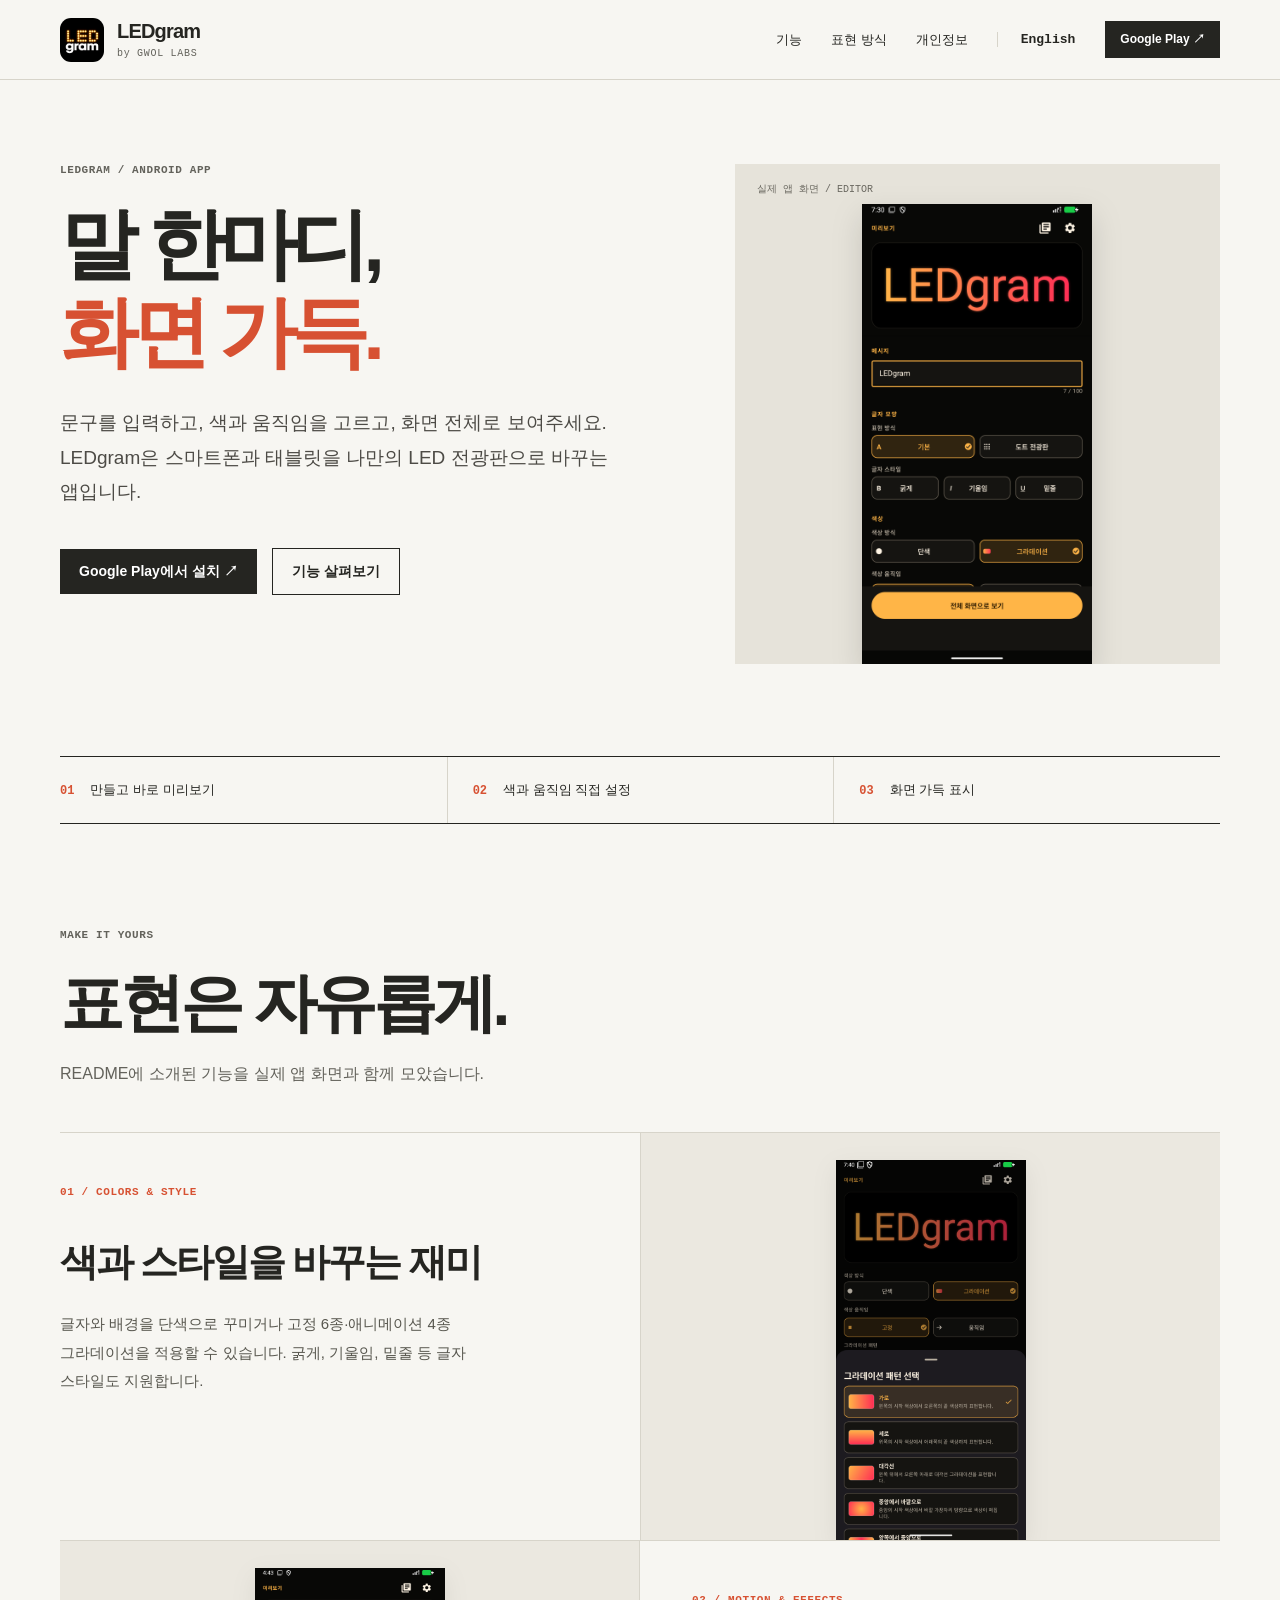
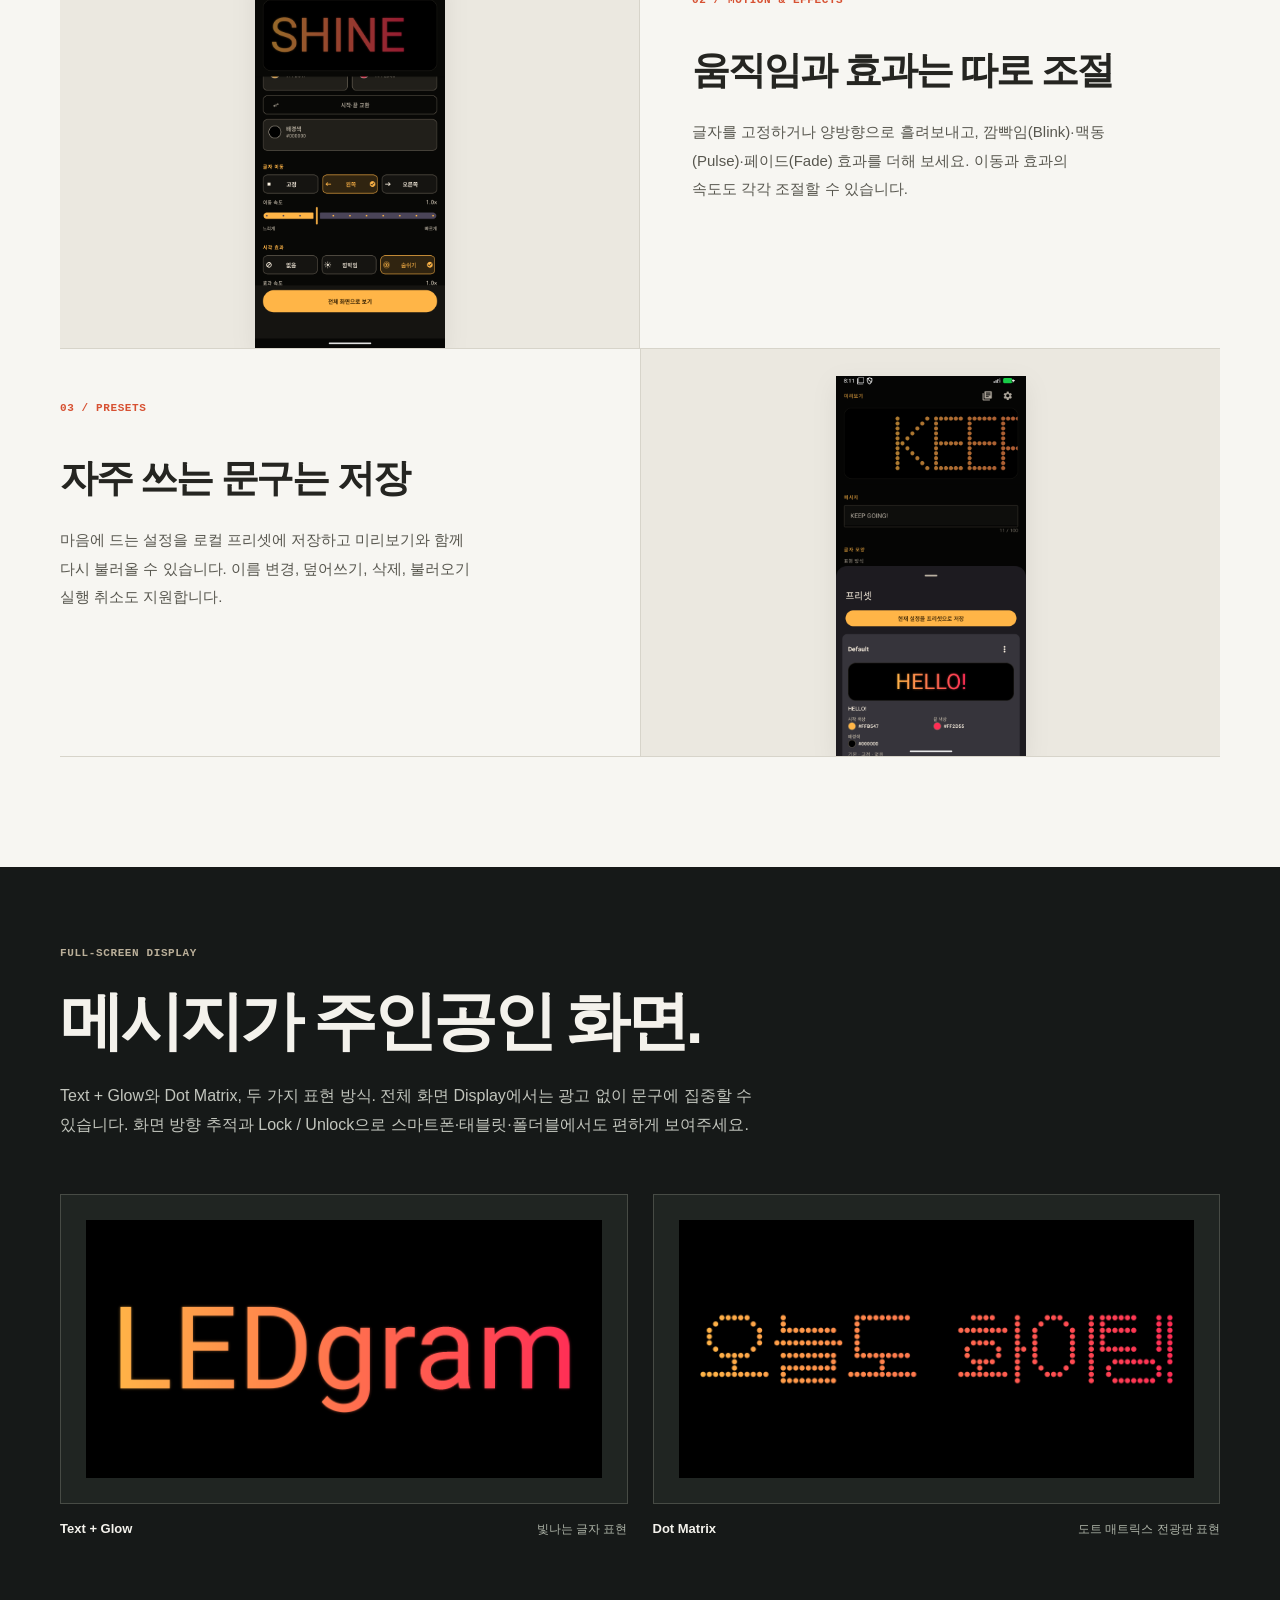
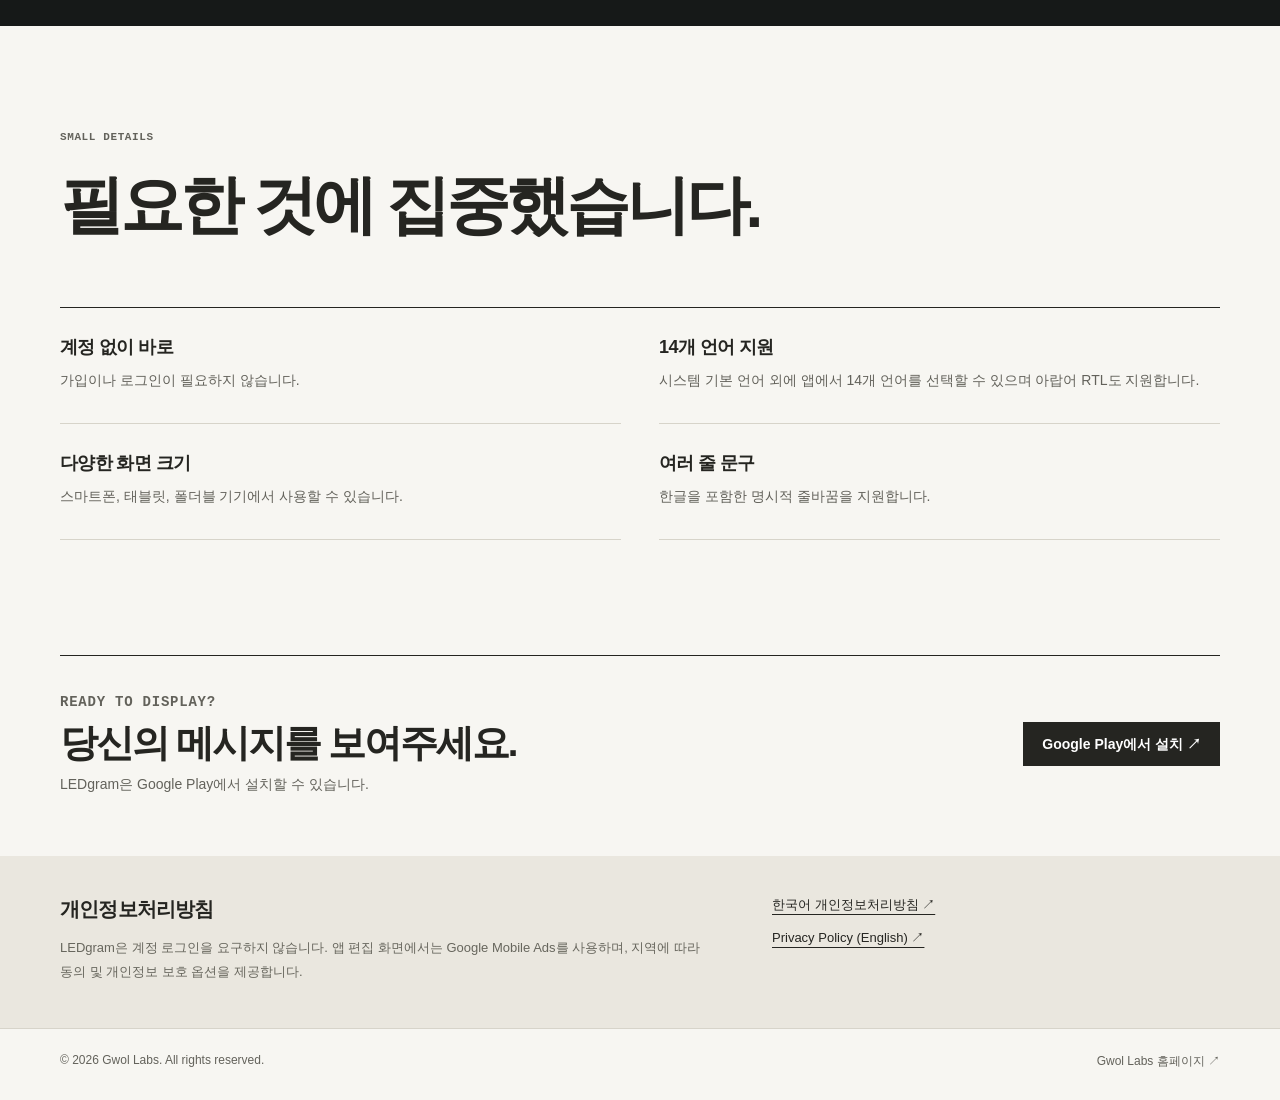
<file: index.html>
<!doctype html>
<html lang="ko">
<head>
  <meta charset="utf-8">
  <meta name="viewport" content="width=device-width, initial-scale=1">
  <meta name="theme-color" content="#f7f6f2">
  <meta name="description" content="문구를 입력하고, 색과 움직임을 고르고, 화면 전체로 보여주세요. LEDgram은 스마트폰과 태블릿을 나만의 LED 전광판으로 바꾸는 앱입니다.">
  <meta property="og:type" content="website">
  <meta property="og:title" content="LEDgram — Gwol Labs">
  <meta property="og:description" content="말 한마디, 화면 가득. 문구를 입력하고, 색과 움직임을 고르고, 화면 전체로 보여주세요. LEDgram은 스마트폰과 태블릿을 나만의 LED 전광판으로 바꾸는 앱입니다.">
  <meta property="og:image" content="https://chiffon95.github.io/ledgram-pages/assets/app-icon.png">
  <meta property="og:url" content="https://chiffon95.github.io/ledgram-pages/">
  <link rel="canonical" href="https://chiffon95.github.io/ledgram-pages/">
  <link rel="alternate" hreflang="ko" href="https://chiffon95.github.io/ledgram-pages/">
  <link rel="alternate" hreflang="en" href="https://chiffon95.github.io/ledgram-pages/en.html">
  <link rel="icon" type="image/png" href="assets/app-icon.png">
  <link rel="stylesheet" href="assets/site.css">
  <title>LEDgram — Gwol Labs</title>
</head>
<body>
  <header class="header">
    <div class="container header-inner">
      <a class="identity" href="./" aria-label="LEDgram"><img src="assets/app-icon.png" alt="" width="44" height="44"><span class="identity-text"><strong>LEDgram</strong><small class="mono">by GWOL LABS</small></span></a>
      <nav class="navigation" aria-label="Navigation">
        <a href="#features">기능</a>
        <a href="#display">표현 방식</a>
        <a href="#privacy">개인정보</a>
        <a class="language mono" href="en.html" lang="en">English</a>
      </nav>
      <a class="header-cta" href="https://play.google.com/store/apps/details?id=com.gwolbisa.ledgram" target="_blank" rel="noopener noreferrer">Google Play ↗</a>
    </div>
  </header>
  <main>
    <section class="hero container" aria-labelledby="hero-title">
      <div class="hero-copy">
        <p class="eyebrow mono">LEDGRAM  /  ANDROID APP</p>
        <h1 id="hero-title">말 한마디,<br><span>화면 가득.</span></h1>
        <p class="lead">문구를 입력하고, 색과 움직임을 고르고, 화면 전체로 보여주세요. LEDgram은 스마트폰과 태블릿을 나만의 LED 전광판으로 바꾸는 앱입니다.</p>
        <div class="cta-row"><a class="button button-primary" href="https://play.google.com/store/apps/details?id=com.gwolbisa.ledgram" target="_blank" rel="noopener noreferrer">Google Play에서 설치 ↗</a><a class="button button-outline" href="#features">기능 살펴보기</a></div>
      </div>
      <div class="hero-visual">
        <span class="visual-label mono">실제 앱 화면 / EDITOR</span>
        <img class="screen" src="docs/play-store/screenshots/ko/01-editor-overview.png" alt="LEDgram 문구 편집 화면과 실시간 미리보기" fetchpriority="high">
      </div>
    </section>
    <div class="container">
      <div class="steps"><div class="step"><strong class="mono">01</strong><span>만들고 바로 미리보기</span></div><div class="step"><strong class="mono">02</strong><span>색과 움직임 직접 설정</span></div><div class="step"><strong class="mono">03</strong><span>화면 가득 표시</span></div></div>
    </div>
    <section class="container" id="features" aria-labelledby="features-title">
      <div class="section-intro"><p class="eyebrow mono">MAKE IT YOURS</p><h2 id="features-title">표현은 자유롭게.</h2><p>README에 소개된 기능을 실제 앱 화면과 함께 모았습니다.</p></div>
      <div class="features">
        <article class="feature"><div class="feature-text"><p class="eyebrow mono">01 / COLORS &amp; STYLE</p><h3>색과 스타일을 바꾸는 재미</h3><p>글자와 배경을 단색으로 꾸미거나 고정 6종·애니메이션 4종 그라데이션을 적용할 수 있습니다. 굵게, 기울임, 밑줄 등 글자 스타일도 지원합니다.</p></div><div class="feature-photo"><img src="docs/play-store/screenshots/ko/02-gradient-patterns.png" alt="LEDgram 그라데이션 패턴 선택 화면" loading="lazy"></div></article>
        <article class="feature"><div class="feature-text"><p class="eyebrow mono">02 / MOTION &amp; EFFECTS</p><h3>움직임과 효과는 따로 조절</h3><p>글자를 고정하거나 양방향으로 흘려보내고, 깜빡임(Blink)·맥동(Pulse)·페이드(Fade) 효과를 더해 보세요. 이동과 효과의 속도도 각각 조절할 수 있습니다.</p></div><div class="feature-photo"><img src="docs/play-store/screenshots/ko/04-motion-effects.png" alt="LEDgram 이동 방향과 화면 효과 설정" loading="lazy"></div></article>
        <article class="feature"><div class="feature-text"><p class="eyebrow mono">03 / PRESETS</p><h3>자주 쓰는 문구는 저장</h3><p>마음에 드는 설정을 로컬 프리셋에 저장하고 미리보기와 함께 다시 불러올 수 있습니다. 이름 변경, 덮어쓰기, 삭제, 불러오기 실행 취소도 지원합니다.</p></div><div class="feature-photo"><img src="docs/play-store/screenshots/ko/03-presets.png" alt="LEDgram 프리셋 목록과 미리보기" loading="lazy"></div></article>
      </div>
    </section>
    <section class="display" id="display" aria-labelledby="display-title">
      <div class="container">
        <p class="eyebrow mono">FULL-SCREEN DISPLAY</p>
        <h2 id="display-title">메시지가 주인공인 화면.</h2>
        <p class="display-description">Text + Glow와 Dot Matrix, 두 가지 표현 방식. 전체 화면 Display에서는 광고 없이 문구에 집중할 수 있습니다. 화면 방향 추적과 Lock / Unlock으로 스마트폰·태블릿·폴더블에서도 편하게 보여주세요.</p>
        <div class="gallery">
          <figure><div class="gallery-picture"><img src="docs/play-store/screenshots/ko/05-text-glow.png" alt="LEDgram Text + Glow 전체 화면" loading="lazy"></div><figcaption><strong>Text + Glow</strong><span>빛나는 글자 표현</span></figcaption></figure>
          <figure><div class="gallery-picture"><img src="docs/play-store/screenshots/ko/06-dot-matrix.png" alt="LEDgram Dot Matrix 전체 화면" loading="lazy"></div><figcaption><strong>Dot Matrix</strong><span>도트 매트릭스 전광판 표현</span></figcaption></figure>
        </div>
      </div>
    </section>
    <section class="container details" aria-labelledby="details-title">
      <div class="section-intro"><p class="eyebrow mono">SMALL DETAILS</p><h2 id="details-title">필요한 것에 집중했습니다.</h2></div>
      <div class="facts"><div class="fact"><h3>계정 없이 바로</h3><p>가입이나 로그인이 필요하지 않습니다.</p></div>
      <div class="fact"><h3>14개 언어 지원</h3><p>시스템 기본 언어 외에 앱에서 14개 언어를 선택할 수 있으며 아랍어 RTL도 지원합니다.</p></div>
      <div class="fact"><h3>다양한 화면 크기</h3><p>스마트폰, 태블릿, 폴더블 기기에서 사용할 수 있습니다.</p></div>
      <div class="fact"><h3>여러 줄 문구</h3><p>한글을 포함한 명시적 줄바꿈을 지원합니다.</p></div></div>
    </section>
    <section class="container install" aria-labelledby="install-title"><div><p class="eyebrow mono">READY TO DISPLAY?</p><h2 id="install-title">당신의 메시지를 보여주세요.</h2><p>LEDgram은 Google Play에서 설치할 수 있습니다.</p></div><a class="button button-primary" href="https://play.google.com/store/apps/details?id=com.gwolbisa.ledgram" target="_blank" rel="noopener noreferrer">Google Play에서 설치 ↗</a></section>
    <section class="legal" id="privacy" aria-labelledby="privacy-title"><div class="container legal-inner"><div><h2 id="privacy-title">개인정보처리방침</h2><p>LEDgram은 계정 로그인을 요구하지 않습니다. 앱 편집 화면에서는 Google Mobile Ads를 사용하며, 지역에 따라 동의 및 개인정보 보호 옵션을 제공합니다.</p></div><div class="links"><a href="privacy/ko.html" lang="ko">한국어 개인정보처리방침 ↗</a><a href="privacy/" lang="en">Privacy Policy (English) ↗</a></div></div></section>
  </main>
  <footer class="footer"><div class="container footer-inner"><span>© 2026 Gwol Labs. All rights reserved.</span><a href="https://chiffon95.github.io/">Gwol Labs 홈페이지 ↗</a></div></footer>
</body>
</html>
</file>
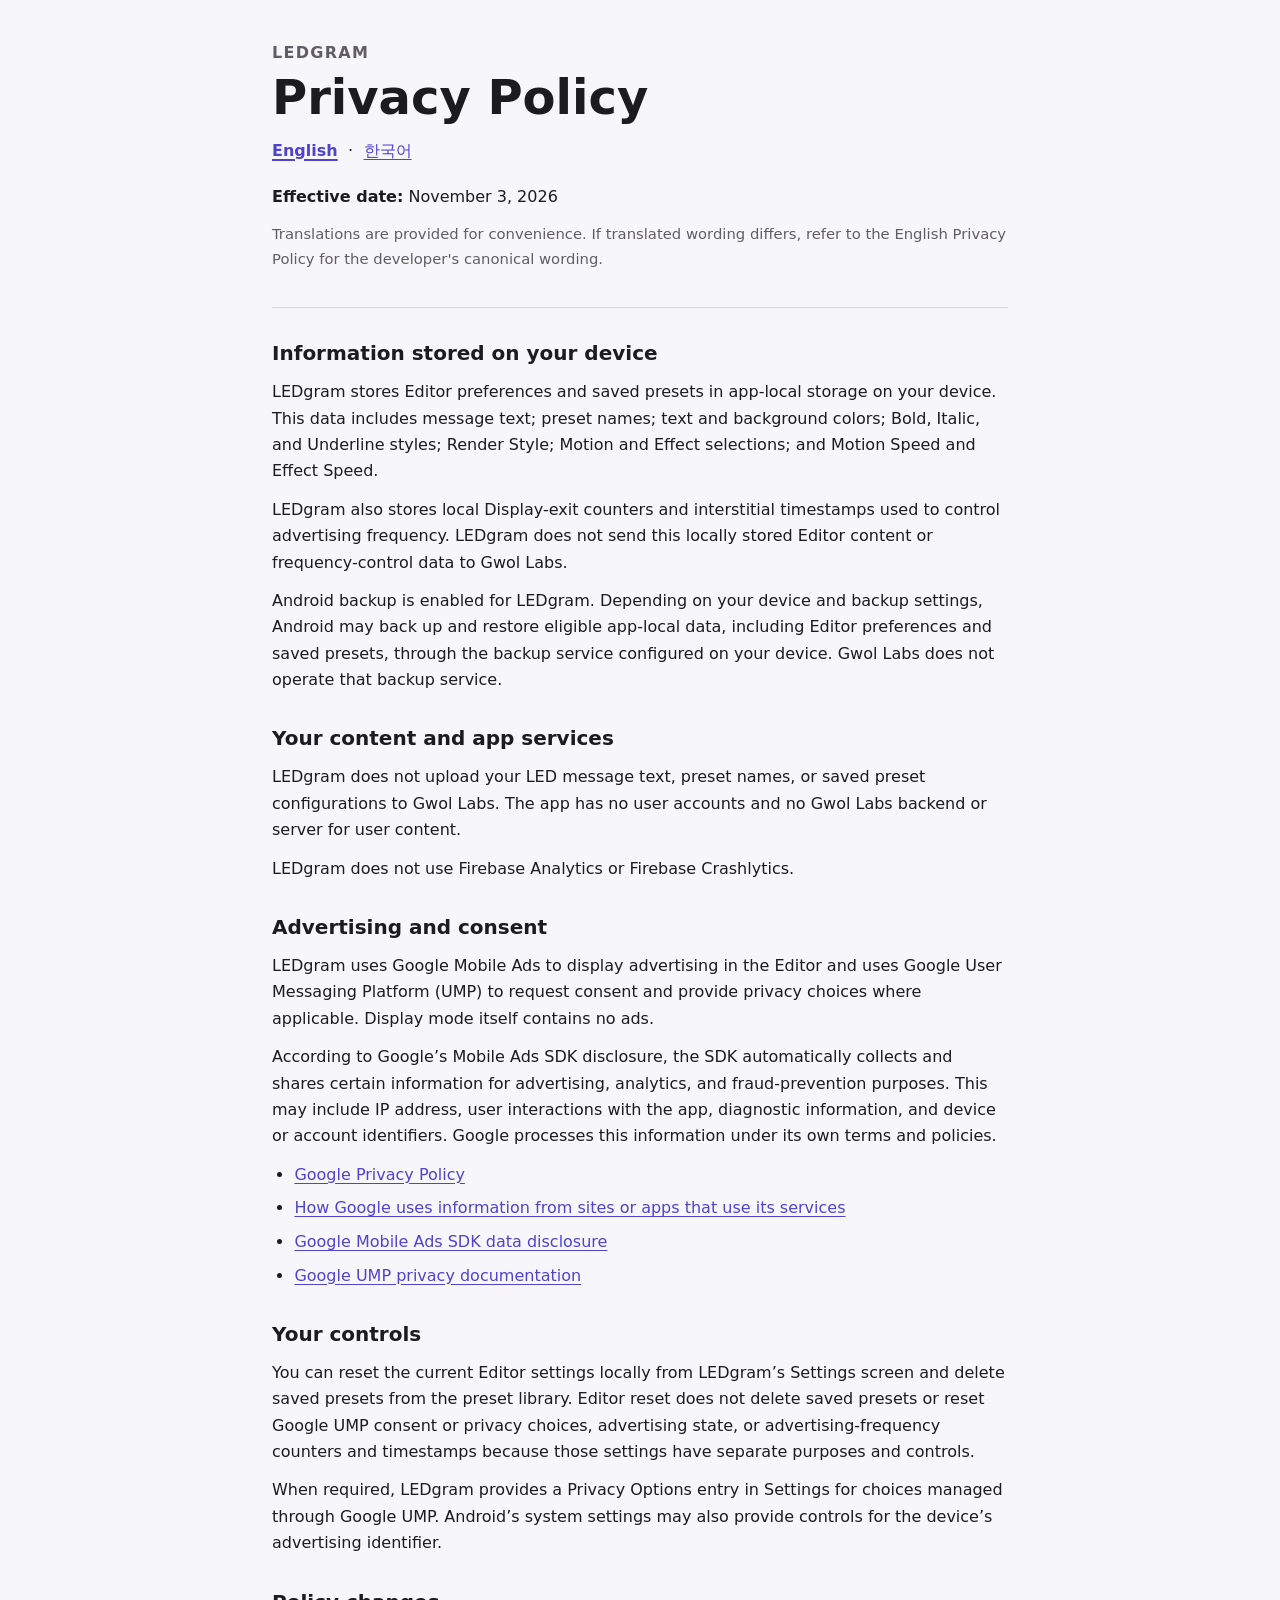
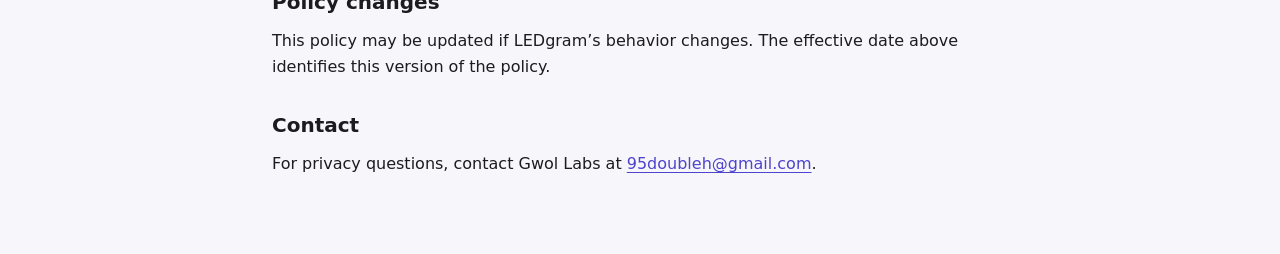
<file: privacy/index.html>
<!doctype html>
<html lang="en">
<head>
  <meta charset="utf-8">
  <meta name="viewport" content="width=device-width, initial-scale=1">
  <meta name="description" content="Privacy Policy for the LEDgram Android app.">
  <title>LEDgram Privacy Policy</title>
  <link rel="alternate" hreflang="en" href="./">
  <link rel="alternate" hreflang="ko" href="ko.html">
  <link rel="stylesheet" href="styles.css">
</head>
<body>
  <main>
    <header>
      <p class="product">LEDgram</p>
      <h1>Privacy Policy</h1>
      <nav aria-label="Language">
        <a href="./" lang="en" aria-current="page">English</a>
        <span aria-hidden="true">·</span>
        <a href="ko.html" lang="ko">한국어</a>
      </nav>
      <p class="effective"><strong>Effective date:</strong> November 3, 2026</p>
      <p class="notice">Translations are provided for convenience. If translated wording differs, refer to the English Privacy Policy for the developer's canonical wording.</p>
    </header>

    <section>
      <h2>Information stored on your device</h2>
      <p>LEDgram stores Editor preferences and saved presets in app-local storage on your device. This data includes message text; preset names; text and background colors; Bold, Italic, and Underline styles; Render Style; Motion and Effect selections; and Motion Speed and Effect Speed.</p>
      <p>LEDgram also stores local Display-exit counters and interstitial timestamps used to control advertising frequency. LEDgram does not send this locally stored Editor content or frequency-control data to Gwol Labs.</p>
      <p>Android backup is enabled for LEDgram. Depending on your device and backup settings, Android may back up and restore eligible app-local data, including Editor preferences and saved presets, through the backup service configured on your device. Gwol Labs does not operate that backup service.</p>
    </section>

    <section>
      <h2>Your content and app services</h2>
      <p>LEDgram does not upload your LED message text, preset names, or saved preset configurations to Gwol Labs. The app has no user accounts and no Gwol Labs backend or server for user content.</p>
      <p>LEDgram does not use Firebase Analytics or Firebase Crashlytics.</p>
    </section>

    <section>
      <h2>Advertising and consent</h2>
      <p>LEDgram uses Google Mobile Ads to display advertising in the Editor and uses Google User Messaging Platform (UMP) to request consent and provide privacy choices where applicable. Display mode itself contains no ads.</p>
      <p>According to Google’s Mobile Ads SDK disclosure, the SDK automatically collects and shares certain information for advertising, analytics, and fraud-prevention purposes. This may include IP address, user interactions with the app, diagnostic information, and device or account identifiers. Google processes this information under its own terms and policies.</p>
      <ul>
        <li><a href="https://policies.google.com/privacy">Google Privacy Policy</a></li>
        <li><a href="https://policies.google.com/technologies/partner-sites">How Google uses information from sites or apps that use its services</a></li>
        <li><a href="https://developers.google.com/admob/android/privacy/play-data-disclosure">Google Mobile Ads SDK data disclosure</a></li>
        <li><a href="https://developers.google.com/admob/android/privacy">Google UMP privacy documentation</a></li>
      </ul>
    </section>

    <section>
      <h2>Your controls</h2>
      <p>You can reset the current Editor settings locally from LEDgram’s Settings screen and delete saved presets from the preset library. Editor reset does not delete saved presets or reset Google UMP consent or privacy choices, advertising state, or advertising-frequency counters and timestamps because those settings have separate purposes and controls.</p>
      <p>When required, LEDgram provides a Privacy Options entry in Settings for choices managed through Google UMP. Android’s system settings may also provide controls for the device’s advertising identifier.</p>
    </section>

    <section>
      <h2>Policy changes</h2>
      <p>This policy may be updated if LEDgram’s behavior changes. The effective date above identifies this version of the policy.</p>
    </section>

    <section>
      <h2>Contact</h2>
      <p>For privacy questions, contact Gwol Labs at <a href="mailto:95doubleh@gmail.com">95doubleh@gmail.com</a>.</p>
    </section>
  </main>
</body>
</html>
</file>
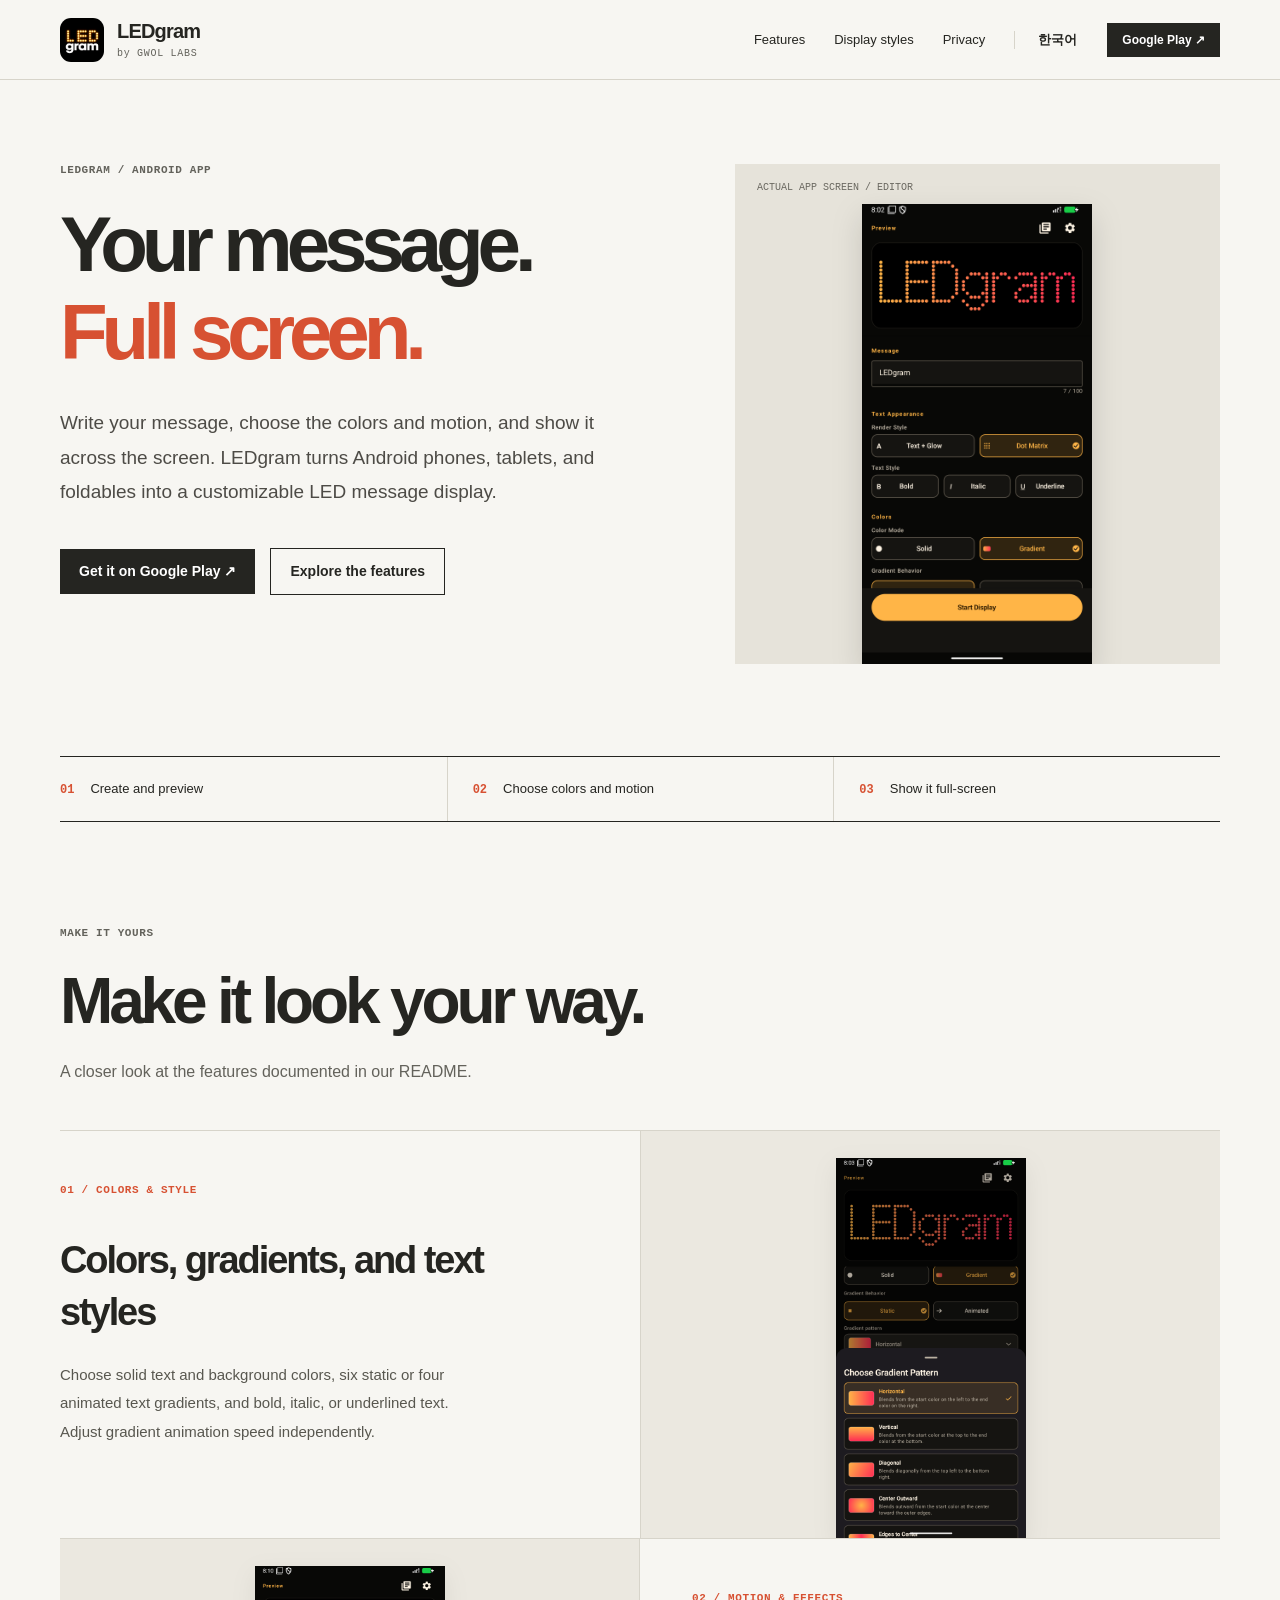
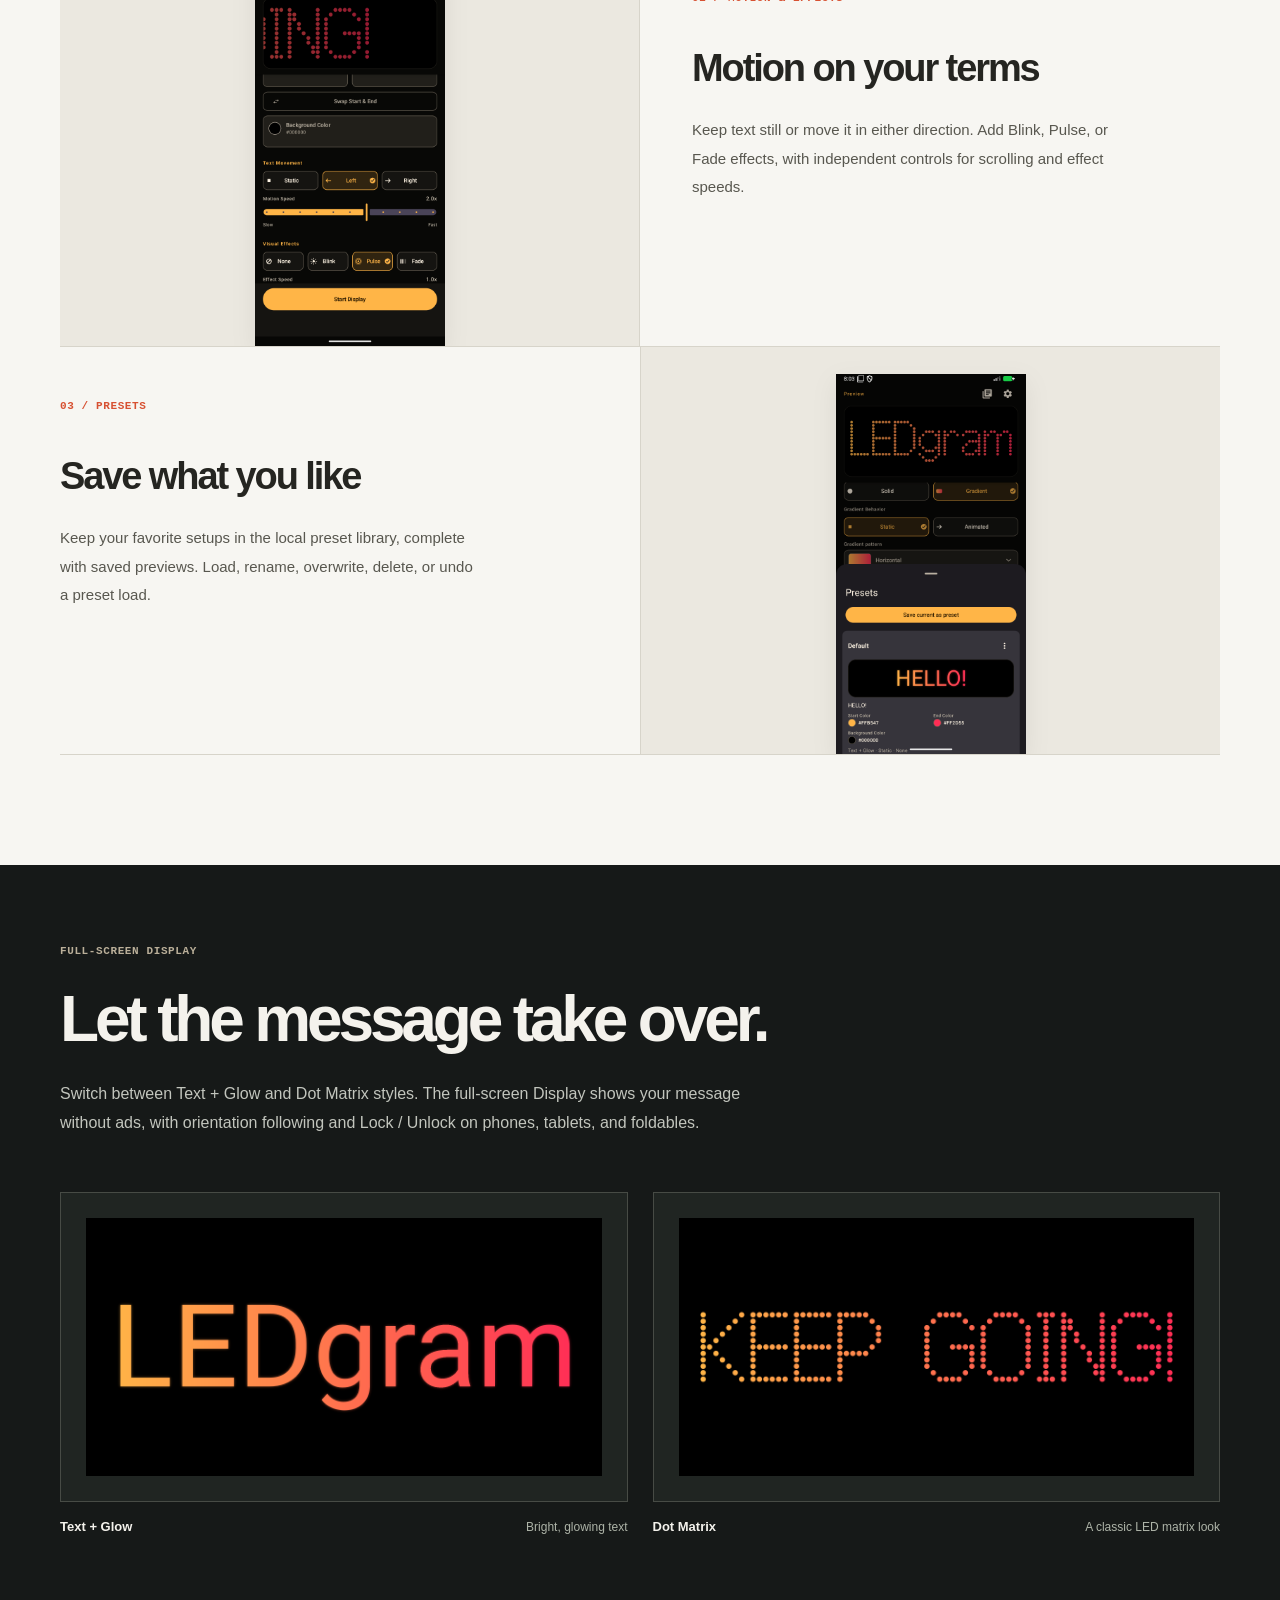
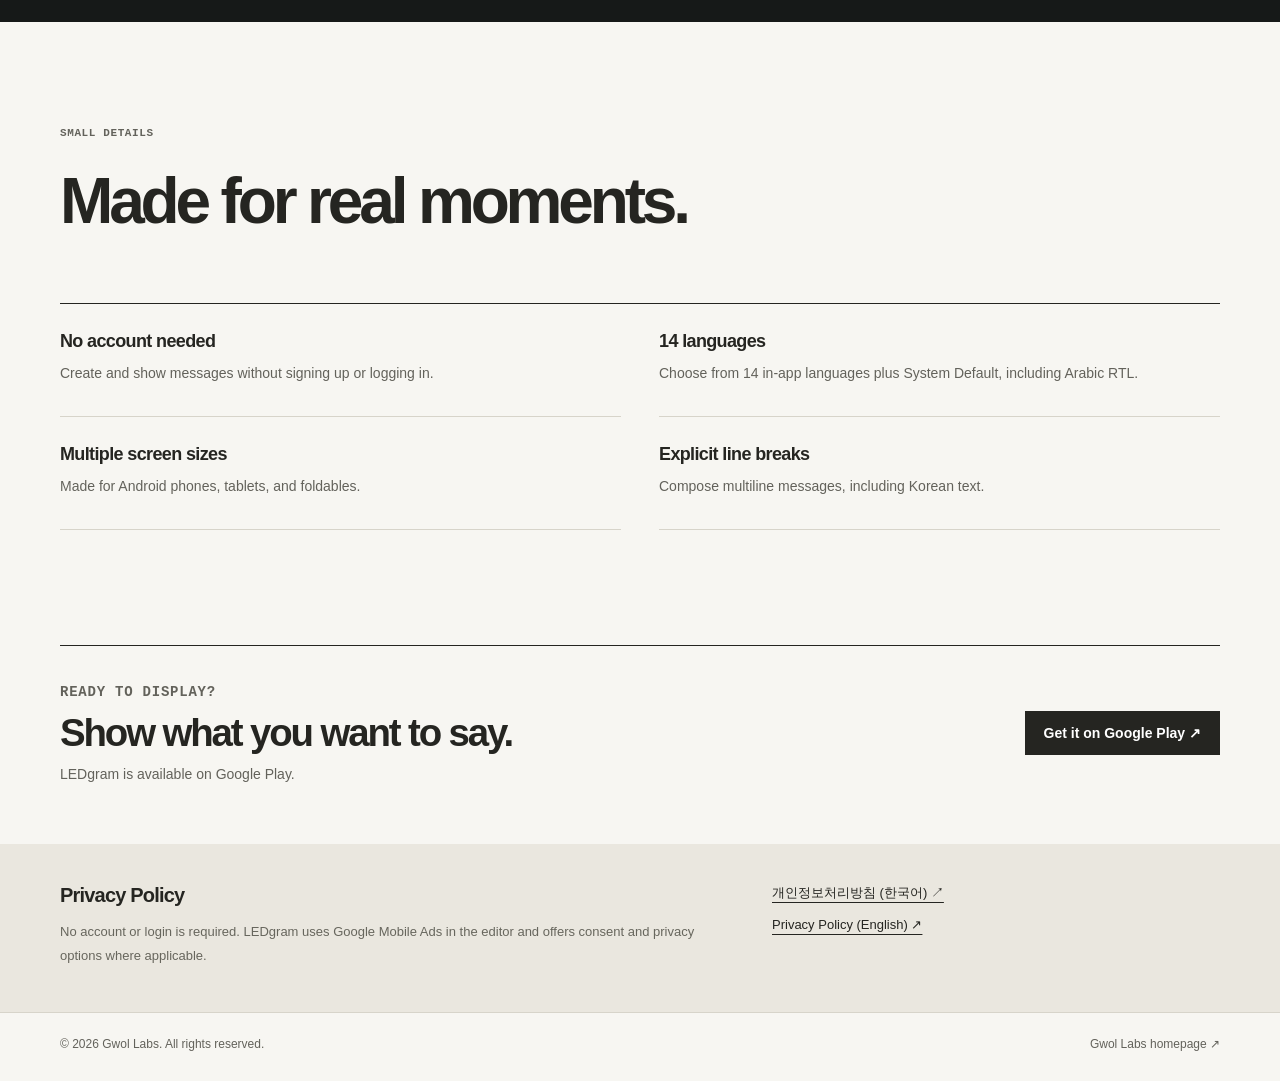
<file: en.html>
<!doctype html>
<html lang="en">
<head>
  <meta charset="utf-8">
  <meta name="viewport" content="width=device-width, initial-scale=1">
  <meta name="theme-color" content="#f7f6f2">
  <meta name="description" content="Write your message, choose the colors and motion, and show it across the screen. LEDgram turns Android phones, tablets, and foldables into a customizable LED message display.">
  <meta property="og:type" content="website">
  <meta property="og:title" content="LEDgram — Gwol Labs">
  <meta property="og:description" content="Your message. Full screen. Write your message, choose the colors and motion, and show it across the screen. LEDgram turns Android phones, tablets, and foldables into a customizable LED message display.">
  <meta property="og:image" content="https://chiffon95.github.io/ledgram-pages/assets/app-icon.png">
  <meta property="og:url" content="https://chiffon95.github.io/ledgram-pages/en.html">
  <link rel="canonical" href="https://chiffon95.github.io/ledgram-pages/en.html">
  <link rel="alternate" hreflang="ko" href="https://chiffon95.github.io/ledgram-pages/">
  <link rel="alternate" hreflang="en" href="https://chiffon95.github.io/ledgram-pages/en.html">
  <link rel="icon" type="image/png" href="assets/app-icon.png">
  <link rel="stylesheet" href="assets/site.css">
  <title>LEDgram — Gwol Labs</title>
</head>
<body>
  <header class="header">
    <div class="container header-inner">
      <a class="identity" href="./" aria-label="LEDgram"><img src="assets/app-icon.png" alt="" width="44" height="44"><span class="identity-text"><strong>LEDgram</strong><small class="mono">by GWOL LABS</small></span></a>
      <nav class="navigation" aria-label="Navigation">
        <a href="#features">Features</a>
        <a href="#display">Display styles</a>
        <a href="#privacy">Privacy</a>
        <a class="language mono" href="./" lang="ko">한국어</a>
      </nav>
      <a class="header-cta" href="https://play.google.com/store/apps/details?id=com.gwolbisa.ledgram" target="_blank" rel="noopener noreferrer">Google Play ↗</a>
    </div>
  </header>
  <main>
    <section class="hero container" aria-labelledby="hero-title">
      <div class="hero-copy">
        <p class="eyebrow mono">LEDGRAM  /  ANDROID APP</p>
        <h1 id="hero-title">Your message.<br><span>Full screen.</span></h1>
        <p class="lead">Write your message, choose the colors and motion, and show it across the screen. LEDgram turns Android phones, tablets, and foldables into a customizable LED message display.</p>
        <div class="cta-row"><a class="button button-primary" href="https://play.google.com/store/apps/details?id=com.gwolbisa.ledgram" target="_blank" rel="noopener noreferrer">Get it on Google Play ↗</a><a class="button button-outline" href="#features">Explore the features</a></div>
      </div>
      <div class="hero-visual">
        <span class="visual-label mono">ACTUAL APP SCREEN / EDITOR</span>
        <img class="screen" src="docs/play-store/screenshots/en/01-editor-overview.png" alt="LEDgram editor with live message preview" fetchpriority="high">
      </div>
    </section>
    <div class="container">
      <div class="steps"><div class="step"><strong class="mono">01</strong><span>Create and preview</span></div><div class="step"><strong class="mono">02</strong><span>Choose colors and motion</span></div><div class="step"><strong class="mono">03</strong><span>Show it full-screen</span></div></div>
    </div>
    <section class="container" id="features" aria-labelledby="features-title">
      <div class="section-intro"><p class="eyebrow mono">MAKE IT YOURS</p><h2 id="features-title">Make it look your way.</h2><p>A closer look at the features documented in our README.</p></div>
      <div class="features">
        <article class="feature"><div class="feature-text"><p class="eyebrow mono">01 / COLORS &amp; STYLE</p><h3>Colors, gradients, and text styles</h3><p>Choose solid text and background colors, six static or four animated text gradients, and bold, italic, or underlined text. Adjust gradient animation speed independently.</p></div><div class="feature-photo"><img src="docs/play-store/screenshots/en/02-gradient-patterns.png" alt="LEDgram gradient pattern selector" loading="lazy"></div></article>
        <article class="feature"><div class="feature-text"><p class="eyebrow mono">02 / MOTION &amp; EFFECTS</p><h3>Motion on your terms</h3><p>Keep text still or move it in either direction. Add Blink, Pulse, or Fade effects, with independent controls for scrolling and effect speeds.</p></div><div class="feature-photo"><img src="docs/play-store/screenshots/en/04-motion-effects.png" alt="LEDgram motion and effects settings" loading="lazy"></div></article>
        <article class="feature"><div class="feature-text"><p class="eyebrow mono">03 / PRESETS</p><h3>Save what you like</h3><p>Keep your favorite setups in the local preset library, complete with saved previews. Load, rename, overwrite, delete, or undo a preset load.</p></div><div class="feature-photo"><img src="docs/play-store/screenshots/en/03-presets.png" alt="LEDgram local preset library" loading="lazy"></div></article>
      </div>
    </section>
    <section class="display" id="display" aria-labelledby="display-title">
      <div class="container">
        <p class="eyebrow mono">FULL-SCREEN DISPLAY</p>
        <h2 id="display-title">Let the message take over.</h2>
        <p class="display-description">Switch between Text + Glow and Dot Matrix styles. The full-screen Display shows your message without ads, with orientation following and Lock / Unlock on phones, tablets, and foldables.</p>
        <div class="gallery">
          <figure><div class="gallery-picture"><img src="docs/play-store/screenshots/en/05-text-glow.png" alt="LEDgram Text + Glow full-screen display" loading="lazy"></div><figcaption><strong>Text + Glow</strong><span>Bright, glowing text</span></figcaption></figure>
          <figure><div class="gallery-picture"><img src="docs/play-store/screenshots/en/06-dot-matrix.png" alt="LEDgram Dot Matrix full-screen display" loading="lazy"></div><figcaption><strong>Dot Matrix</strong><span>A classic LED matrix look</span></figcaption></figure>
        </div>
      </div>
    </section>
    <section class="container details" aria-labelledby="details-title">
      <div class="section-intro"><p class="eyebrow mono">SMALL DETAILS</p><h2 id="details-title">Made for real moments.</h2></div>
      <div class="facts"><div class="fact"><h3>No account needed</h3><p>Create and show messages without signing up or logging in.</p></div>
      <div class="fact"><h3>14 languages</h3><p>Choose from 14 in-app languages plus System Default, including Arabic RTL.</p></div>
      <div class="fact"><h3>Multiple screen sizes</h3><p>Made for Android phones, tablets, and foldables.</p></div>
      <div class="fact"><h3>Explicit line breaks</h3><p>Compose multiline messages, including Korean text.</p></div></div>
    </section>
    <section class="container install" aria-labelledby="install-title"><div><p class="eyebrow mono">READY TO DISPLAY?</p><h2 id="install-title">Show what you want to say.</h2><p>LEDgram is available on Google Play.</p></div><a class="button button-primary" href="https://play.google.com/store/apps/details?id=com.gwolbisa.ledgram" target="_blank" rel="noopener noreferrer">Get it on Google Play ↗</a></section>
    <section class="legal" id="privacy" aria-labelledby="privacy-title"><div class="container legal-inner"><div><h2 id="privacy-title">Privacy Policy</h2><p>No account or login is required. LEDgram uses Google Mobile Ads in the editor and offers consent and privacy options where applicable.</p></div><div class="links"><a href="privacy/ko.html" lang="ko">개인정보처리방침 (한국어) ↗</a><a href="privacy/" lang="en">Privacy Policy (English) ↗</a></div></div></section>
  </main>
  <footer class="footer"><div class="container footer-inner"><span>© 2026 Gwol Labs. All rights reserved.</span><a href="https://chiffon95.github.io/">Gwol Labs homepage ↗</a></div></footer>
</body>
</html>
</file>
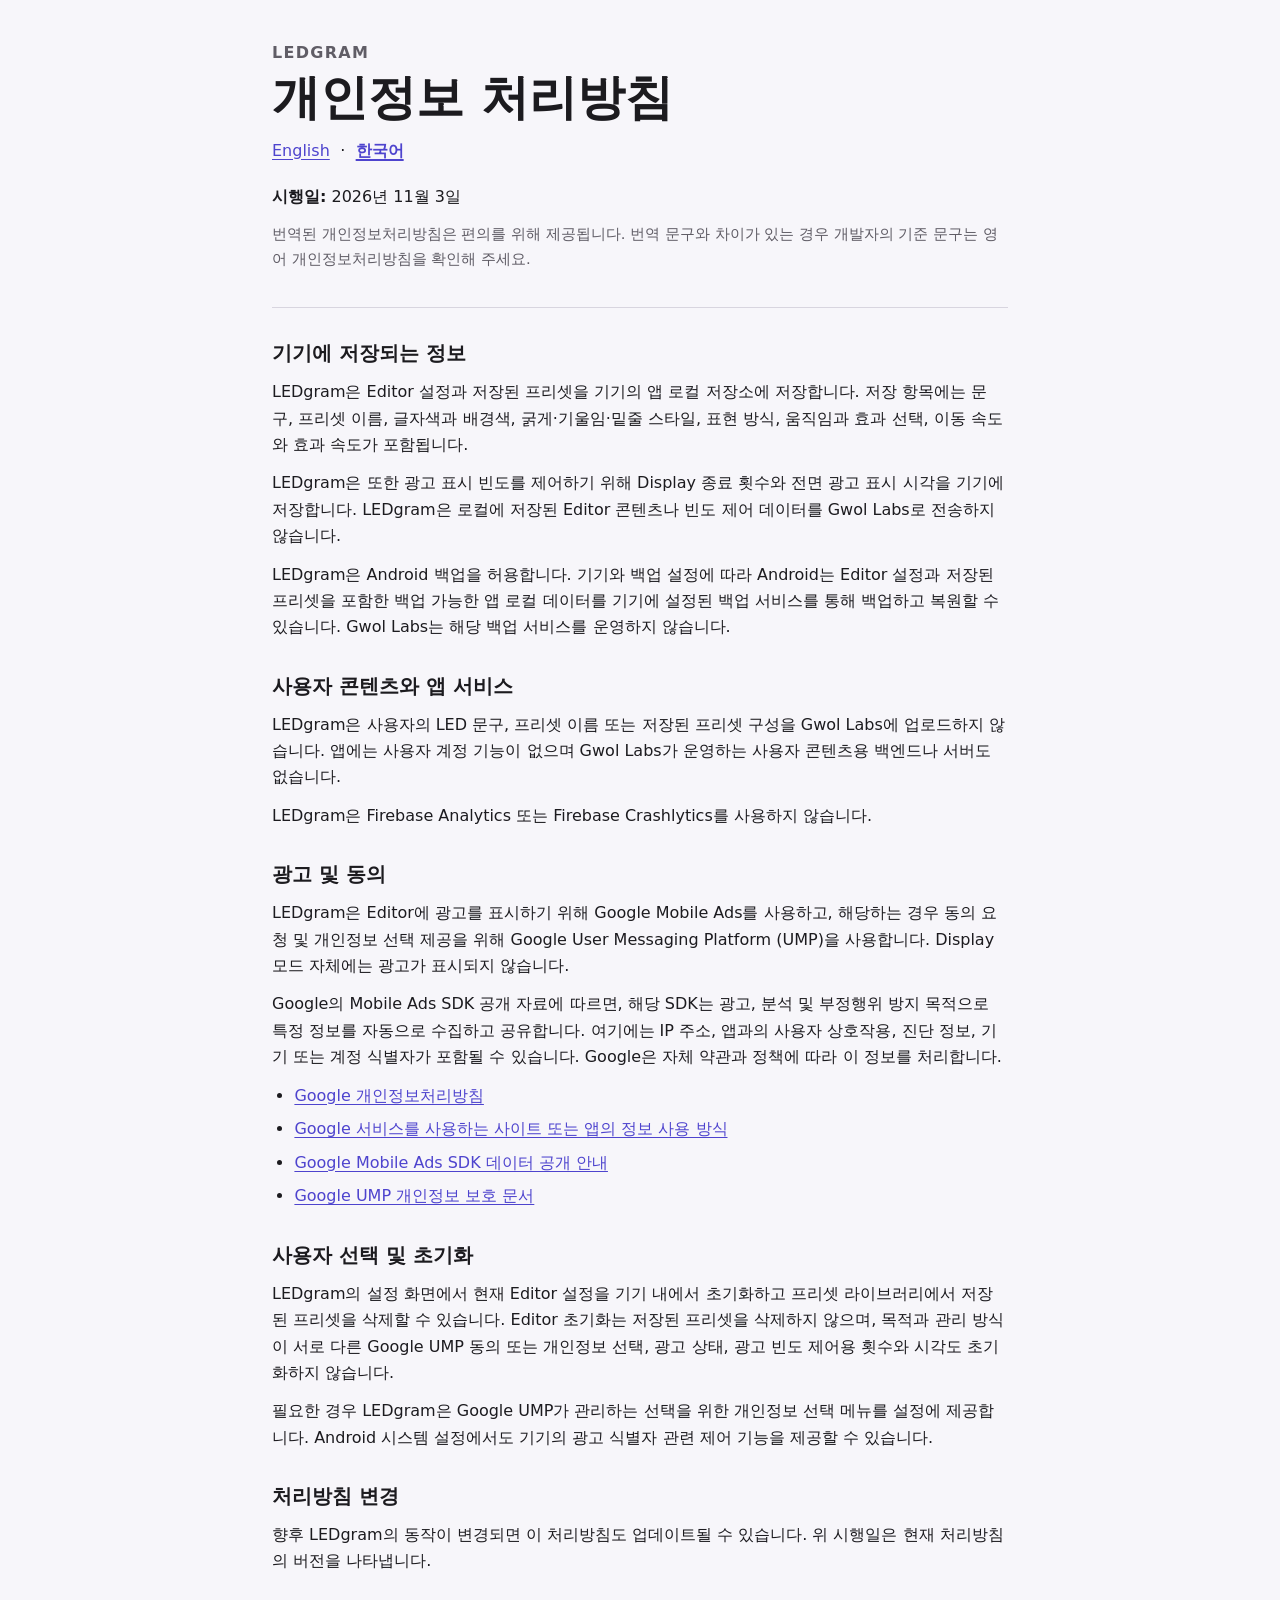
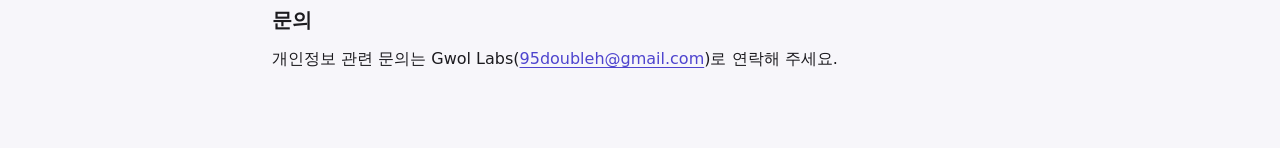
<file: privacy/ko.html>
<!doctype html>
<html lang="ko">
<head>
  <meta charset="utf-8">
  <meta name="viewport" content="width=device-width, initial-scale=1">
  <meta name="description" content="LEDgram Android 앱 개인정보 처리방침입니다.">
  <title>LEDgram 개인정보 처리방침</title>
  <link rel="alternate" hreflang="en" href="./">
  <link rel="alternate" hreflang="ko" href="ko.html">
  <link rel="stylesheet" href="styles.css">
</head>
<body>
  <main>
    <header>
      <p class="product">LEDgram</p>
      <h1>개인정보 처리방침</h1>
      <nav aria-label="언어">
        <a href="./" lang="en">English</a>
        <span aria-hidden="true">·</span>
        <a href="ko.html" lang="ko" aria-current="page">한국어</a>
      </nav>
      <p class="effective"><strong>시행일:</strong> 2026년 11월 3일</p>
      <p class="notice">번역된 개인정보처리방침은 편의를 위해 제공됩니다. 번역 문구와 차이가 있는 경우 개발자의 기준 문구는 영어 개인정보처리방침을 확인해 주세요.</p>
    </header>

    <section>
      <h2>기기에 저장되는 정보</h2>
      <p>LEDgram은 Editor 설정과 저장된 프리셋을 기기의 앱 로컬 저장소에 저장합니다. 저장 항목에는 문구, 프리셋 이름, 글자색과 배경색, 굵게·기울임·밑줄 스타일, 표현 방식, 움직임과 효과 선택, 이동 속도와 효과 속도가 포함됩니다.</p>
      <p>LEDgram은 또한 광고 표시 빈도를 제어하기 위해 Display 종료 횟수와 전면 광고 표시 시각을 기기에 저장합니다. LEDgram은 로컬에 저장된 Editor 콘텐츠나 빈도 제어 데이터를 Gwol Labs로 전송하지 않습니다.</p>
      <p>LEDgram은 Android 백업을 허용합니다. 기기와 백업 설정에 따라 Android는 Editor 설정과 저장된 프리셋을 포함한 백업 가능한 앱 로컬 데이터를 기기에 설정된 백업 서비스를 통해 백업하고 복원할 수 있습니다. Gwol Labs는 해당 백업 서비스를 운영하지 않습니다.</p>
    </section>

    <section>
      <h2>사용자 콘텐츠와 앱 서비스</h2>
      <p>LEDgram은 사용자의 LED 문구, 프리셋 이름 또는 저장된 프리셋 구성을 Gwol Labs에 업로드하지 않습니다. 앱에는 사용자 계정 기능이 없으며 Gwol Labs가 운영하는 사용자 콘텐츠용 백엔드나 서버도 없습니다.</p>
      <p>LEDgram은 Firebase Analytics 또는 Firebase Crashlytics를 사용하지 않습니다.</p>
    </section>

    <section>
      <h2>광고 및 동의</h2>
      <p>LEDgram은 Editor에 광고를 표시하기 위해 Google Mobile Ads를 사용하고, 해당하는 경우 동의 요청 및 개인정보 선택 제공을 위해 Google User Messaging Platform (UMP)을 사용합니다. Display 모드 자체에는 광고가 표시되지 않습니다.</p>
      <p>Google의 Mobile Ads SDK 공개 자료에 따르면, 해당 SDK는 광고, 분석 및 부정행위 방지 목적으로 특정 정보를 자동으로 수집하고 공유합니다. 여기에는 IP 주소, 앱과의 사용자 상호작용, 진단 정보, 기기 또는 계정 식별자가 포함될 수 있습니다. Google은 자체 약관과 정책에 따라 이 정보를 처리합니다.</p>
      <ul>
        <li><a href="https://policies.google.com/privacy?hl=ko">Google 개인정보처리방침</a></li>
        <li><a href="https://policies.google.com/technologies/partner-sites?hl=ko">Google 서비스를 사용하는 사이트 또는 앱의 정보 사용 방식</a></li>
        <li><a href="https://developers.google.com/admob/android/privacy/play-data-disclosure?hl=ko">Google Mobile Ads SDK 데이터 공개 안내</a></li>
        <li><a href="https://developers.google.com/admob/android/privacy?hl=ko">Google UMP 개인정보 보호 문서</a></li>
      </ul>
    </section>

    <section>
      <h2>사용자 선택 및 초기화</h2>
      <p>LEDgram의 설정 화면에서 현재 Editor 설정을 기기 내에서 초기화하고 프리셋 라이브러리에서 저장된 프리셋을 삭제할 수 있습니다. Editor 초기화는 저장된 프리셋을 삭제하지 않으며, 목적과 관리 방식이 서로 다른 Google UMP 동의 또는 개인정보 선택, 광고 상태, 광고 빈도 제어용 횟수와 시각도 초기화하지 않습니다.</p>
      <p>필요한 경우 LEDgram은 Google UMP가 관리하는 선택을 위한 개인정보 선택 메뉴를 설정에 제공합니다. Android 시스템 설정에서도 기기의 광고 식별자 관련 제어 기능을 제공할 수 있습니다.</p>
    </section>

    <section>
      <h2>처리방침 변경</h2>
      <p>향후 LEDgram의 동작이 변경되면 이 처리방침도 업데이트될 수 있습니다. 위 시행일은 현재 처리방침의 버전을 나타냅니다.</p>
    </section>

    <section>
      <h2>문의</h2>
      <p>개인정보 관련 문의는 Gwol Labs(<a href="mailto:95doubleh@gmail.com">95doubleh@gmail.com</a>)로 연락해 주세요.</p>
    </section>
  </main>
</body>
</html>
</file>
<file: assets/site.css>
:root {
  font-family: -apple-system, BlinkMacSystemFont, "Segoe UI", "Apple SD Gothic Neo", "Malgun Gothic", "Noto Sans KR", sans-serif;
  color: #252521; background: #f7f6f2;
  --ink: #252521; --muted: #63625b; --line: #d7d4ca; --paper: #f7f6f2; --accent: #d75132; --dark: #161918;
}
* { box-sizing: border-box; }
html { scroll-behavior: smooth; }
body { margin: 0; min-width: 320px; }
img { max-width: 100%; }
a { color: inherit; }
a:focus-visible { outline: 3px solid var(--accent); outline-offset: 4px; }
.container { width: min(1160px, calc(100% - 52px)); margin-inline: auto; }
.mono { font-family: ui-monospace, "SFMono-Regular", Consolas, "Liberation Mono", monospace; }
.header { border-bottom: 1px solid var(--line); }
.header-inner { min-height: 79px; display: flex; align-items: center; gap: 30px; }
.identity { display: flex; align-items: center; gap: 13px; text-decoration: none; white-space: nowrap; }
.identity img { width: 44px; height: 44px; object-fit: contain; border-radius: 11px; }
.identity-text { display: flex; flex-direction: column; line-height: 1.22; gap: 5px; }
.identity strong { font-size: 20px; letter-spacing: -.04em; }
.identity small { font-size: 10px; color: var(--muted); letter-spacing: .07em; }
.navigation { display: flex; align-items: center; gap: 29px; margin-left: auto; font-size: 13px; }
.navigation a { text-decoration: none; }
.navigation a:hover, .links a:hover { color: var(--accent); }
.navigation .language { border-left: 1px solid var(--line); padding-left: 23px; font-weight: 700; }
.header-cta { color: #fff; background: var(--ink); text-decoration: none; padding: 10px 15px; font-size: 12px; font-weight: 700; white-space: nowrap; }
.header-cta:hover, .button-primary:hover { background: var(--accent); }
.hero { display: grid; grid-template-columns: minmax(0, 1.13fr) minmax(0, .87fr); gap: 45px; padding-block: 84px 92px; }
.eyebrow { font-size: 11px; font-weight: 700; letter-spacing: .055em; color: var(--muted); margin: 0 0 24px; }
.hero h1 { margin: 0; font-size: clamp(52px, 6.1vw, 83px); line-height: 1.13; letter-spacing: -.078em; word-break: keep-all; }
.hero h1 span { color: var(--accent); }
.hero .lead { color: #4d4b46; font-size: clamp(16px, 1.65vw, 19px); line-height: 1.8; max-width: 590px; margin: 30px 0 0; word-break: keep-all; }
.cta-row { display: flex; gap: 15px; align-items: center; flex-wrap: wrap; margin-top: 39px; }
.button { padding: 14px 19px; text-decoration: none; font-size: 14px; line-height: 1.2; font-weight: 750; }
.button-primary { color: #fff; background: var(--ink); }
.button-outline { border: 1px solid var(--ink); }
.button-outline:hover { color: var(--accent); border-color: var(--accent); }
.hero-visual { position: relative; min-height: 480px; background: #e6e3da; display: flex; align-items: end; justify-content: center; padding: 40px 40px 0; overflow: hidden; }
.hero-visual .screen { display: block; width: auto; max-width: 100%; height: min(460px, 48vw); max-height: 460px; object-fit: contain; object-position: bottom; filter: drop-shadow(0 12px 15px #0002); }
.visual-label { position: absolute; top: 18px; left: 22px; font-size: 10px; color: #6a6860; }
.steps { display: grid; grid-template-columns: repeat(3, 1fr); border-top: 1px solid var(--ink); border-bottom: 1px solid var(--ink); }
.step { display: flex; align-items: baseline; gap: 16px; padding: 24px 10px 24px 0; font-size: 13px; }
.step + .step { border-left: 1px solid var(--line); padding-left: 25px; }
.step strong { font-size: 12px; color: var(--accent); }
.section-intro { padding: 105px 0 45px; max-width: 780px; }
.section-intro h2 { font-size: clamp(39px, 5vw, 66px); line-height: 1.2; letter-spacing: -.065em; margin: 0 0 18px; word-break: keep-all; }
.section-intro p:last-child { color: var(--muted); font-size: 16px; line-height: 1.7; margin: 0; }
.feature { display: grid; grid-template-columns: minmax(0, 1fr) minmax(0, 1fr); border-top: 1px solid var(--line); min-height: 390px; }
.feature:last-child { border-bottom: 1px solid var(--line); }
.feature:nth-child(even) .feature-text { order: 2; padding-left: 52px; }
.feature:nth-child(even) .feature-photo { order: 1; border-left: 0; border-right: 1px solid var(--line); }
.feature-text { padding: 53px 60px 55px 0; }
.feature-text .eyebrow { color: var(--accent); margin-bottom: 38px; }
.feature h3 { font-size: clamp(28px, 3vw, 38px); letter-spacing: -.055em; line-height: 1.38; margin: 0 0 22px; word-break: keep-all; }
.feature-text p:last-child { color: #58574f; max-width: 420px; line-height: 1.9; font-size: 15px; margin: 0; word-break: keep-all; }
.feature-photo { display: flex; justify-content: center; align-items: end; background: #ebe8e0; border-left: 1px solid var(--line); overflow: hidden; padding: 27px 30px 0; }
.feature-photo img { display: block; max-width: min(80%, 360px); max-height: 380px; width: auto; height: auto; object-fit: contain; object-position: center bottom; filter: drop-shadow(0 8px 12px #0001); }
.display { margin-top: 110px; padding: 80px 0 88px; background: var(--dark); color: #f4f2ec; }
.display .eyebrow { color: #baaf99; }
.display h2 { max-width: 800px; font-size: clamp(39px, 5vw, 65px); line-height: 1.2; letter-spacing: -.065em; margin: 0 0 22px; word-break: keep-all; }
.display-description { max-width: 730px; margin: 0; line-height: 1.8; font-size: 16px; color: #c2c5bd; word-break: keep-all; }
.gallery { display: grid; grid-template-columns: 1fr 1fr; gap: 25px; margin-top: 55px; }
.gallery figure { margin: 0; }
.gallery-picture { min-height: 200px; display: grid; align-items: center; justify-items: center; padding: 25px; border: 1px solid #474b45; background: #202522; }
.gallery img { width: 100%; max-height: 300px; object-fit: contain; }
.gallery figcaption { display: flex; justify-content: space-between; gap: 15px; align-items: baseline; padding-top: 17px; font-size: 13px; }
.gallery figcaption span { color: #aeb4a8; font-size: 12px; }
.details { padding-bottom: 115px; }
.facts { display: grid; grid-template-columns: repeat(2, minmax(0,1fr)); gap: 0 38px; border-top: 1px solid var(--ink); }
.fact { border-bottom: 1px solid var(--line); padding: 27px 0 30px; }
.fact h3 { font-size: 18px; letter-spacing: -.035em; margin: 0 0 10px; }
.fact p { color: var(--muted); font-size: 14px; line-height: 1.7; margin: 0; }
.install { display: flex; align-items: center; justify-content: space-between; gap: 30px; border-top: 1px solid var(--ink); padding: 38px 0 62px; }
.install h2 { font-size: clamp(29px, 3vw, 42px); line-height: 1.3; margin: 8px 0 9px; letter-spacing: -.055em; word-break: keep-all; }
.install p { font-size: 14px; color: var(--muted); margin: 0; }
.legal { background: #eae7df; padding: 40px 0 45px; }
.legal-inner { display: grid; grid-template-columns: 1.5fr 1fr; gap: 40px; }
.legal h2 { font-size: 20px; letter-spacing: -.04em; margin: 0 0 13px; }
.legal p { color: #67665d; font-size: 13px; line-height: 1.8; margin: 0; max-width: 640px; }
.links { display: flex; flex-direction: column; gap: 15px; align-items: start; font-size: 13px; }
.links a { text-underline-offset: 5px; }
.footer { border-top: 1px solid var(--line); padding: 24px 0 30px; }
.footer-inner { display: flex; justify-content: space-between; gap: 15px; color: var(--muted); font-size: 12px; }
.footer a { text-decoration: none; }
.footer a:hover { color: var(--accent); }
@media(max-width:900px) {
  .navigation { gap: 16px; }
  .header-cta { display: none; }
  .hero { gap: 25px; }
  .hero-visual { min-height: 400px; }
  .feature-text { padding-right: 32px; }
  .feature:nth-child(even) .feature-text { padding-left: 32px; }
}
@media(max-width:700px) {
  .container { width: calc(100% - 38px); }
  .header-inner { min-height: 69px; gap: 10px; }
  .identity img { width: 35px; height: 35px; }
  .identity strong { font-size: 17px; }
  .navigation a:not(.language) { display: none; }
  .navigation .language { padding-left: 13px; }
  .hero { grid-template-columns: 1fr; padding: 60px 0 66px; gap: 40px; }
  .hero h1 { font-size: clamp(51px, 12vw, 75px); }
  .hero-visual { min-height: 340px; }
  .hero-visual .screen { height: 380px; max-height: 380px; }
  .steps { grid-template-columns: 1fr; }
  .step { padding: 17px 0; }
  .step + .step { border-top: 1px solid var(--line); border-left: 0; padding-left: 0; }
  .section-intro { padding: 85px 0 30px; }
  .feature { grid-template-columns: 1fr; }
  .feature .feature-text, .feature:nth-child(even) .feature-text { order: 1; padding: 33px 0 31px; }
  .feature .feature-photo, .feature:nth-child(even) .feature-photo { order: 2; border: 0; border-top: 1px solid var(--line); min-height: 300px; }
  .feature-text .eyebrow { margin-bottom: 19px; }
  .feature-photo img { max-height: 300px; }
  .display { margin-top: 75px; padding: 60px 0 65px; }
  .gallery { grid-template-columns: 1fr; gap: 30px; margin-top: 35px; }
  .gallery img { max-height: 240px; }
  .facts { grid-template-columns: 1fr; }
  .details { padding-bottom: 75px; }
  .install { align-items: flex-start; flex-direction: column; }
  .legal-inner { grid-template-columns: 1fr; gap: 23px; }
}
@media(prefers-reduced-motion:reduce){html{scroll-behavior:auto}}
</file>
<file: privacy/styles.css>
:root {
  color-scheme: light dark;
  font-family: system-ui, -apple-system, BlinkMacSystemFont, "Segoe UI", sans-serif;
  line-height: 1.65;
  color: #1c1b1f;
  background: #f7f6fa;
}

* {
  box-sizing: border-box;
}

body {
  margin: 0;
}

main {
  width: min(100% - 2rem, 46rem);
  margin: 0 auto;
  padding: 2.5rem 0 4rem;
}

header {
  border-bottom: 1px solid #d8d5df;
  padding-bottom: 1.5rem;
}

.product {
  margin: 0;
  color: #605d66;
  font-weight: 700;
  letter-spacing: 0.08em;
  text-transform: uppercase;
}

h1 {
  margin: 0.25rem 0 0.5rem;
  font-size: clamp(2rem, 8vw, 3rem);
  line-height: 1.15;
}

h2 {
  margin: 2rem 0 0.5rem;
  font-size: 1.25rem;
  line-height: 1.35;
}

p,
ul {
  margin: 0.75rem 0;
}

ul {
  padding-left: 1.4rem;
}

li + li {
  margin-top: 0.45rem;
}

a {
  color: #4e44ce;
  text-underline-offset: 0.18em;
}

a:focus-visible {
  outline: 3px solid #e1a900;
  outline-offset: 3px;
}

nav {
  display: flex;
  gap: 0.65rem;
  align-items: center;
  margin: 0.75rem 0 1.25rem;
}

nav a[aria-current="page"] {
  font-weight: 700;
  text-decoration-thickness: 0.15em;
}

.effective {
  margin-bottom: 0;
}

.notice {
  color: #605d66;
  font-size: 0.925rem;
}

.placeholder {
  border-left: 0.25rem solid #bc7900;
  padding: 0.75rem 1rem;
  background: #fff1d6;
  color: #3a2900;
}

@media (max-width: 30rem) {
  main {
    width: min(100% - 1.25rem, 46rem);
    padding-top: 1.5rem;
  }
}

@media (prefers-color-scheme: dark) {
  :root {
    color: #e7e1eb;
    background: #141217;
  }

  header {
    border-bottom-color: #49454f;
  }

  .product {
    color: #cac4d0;
  }

  .notice {
    color: #cac4d0;
  }

  a {
    color: #c9c2ff;
  }

  .placeholder {
    background: #3a2d0d;
    color: #ffe8ad;
  }
}
</file>
